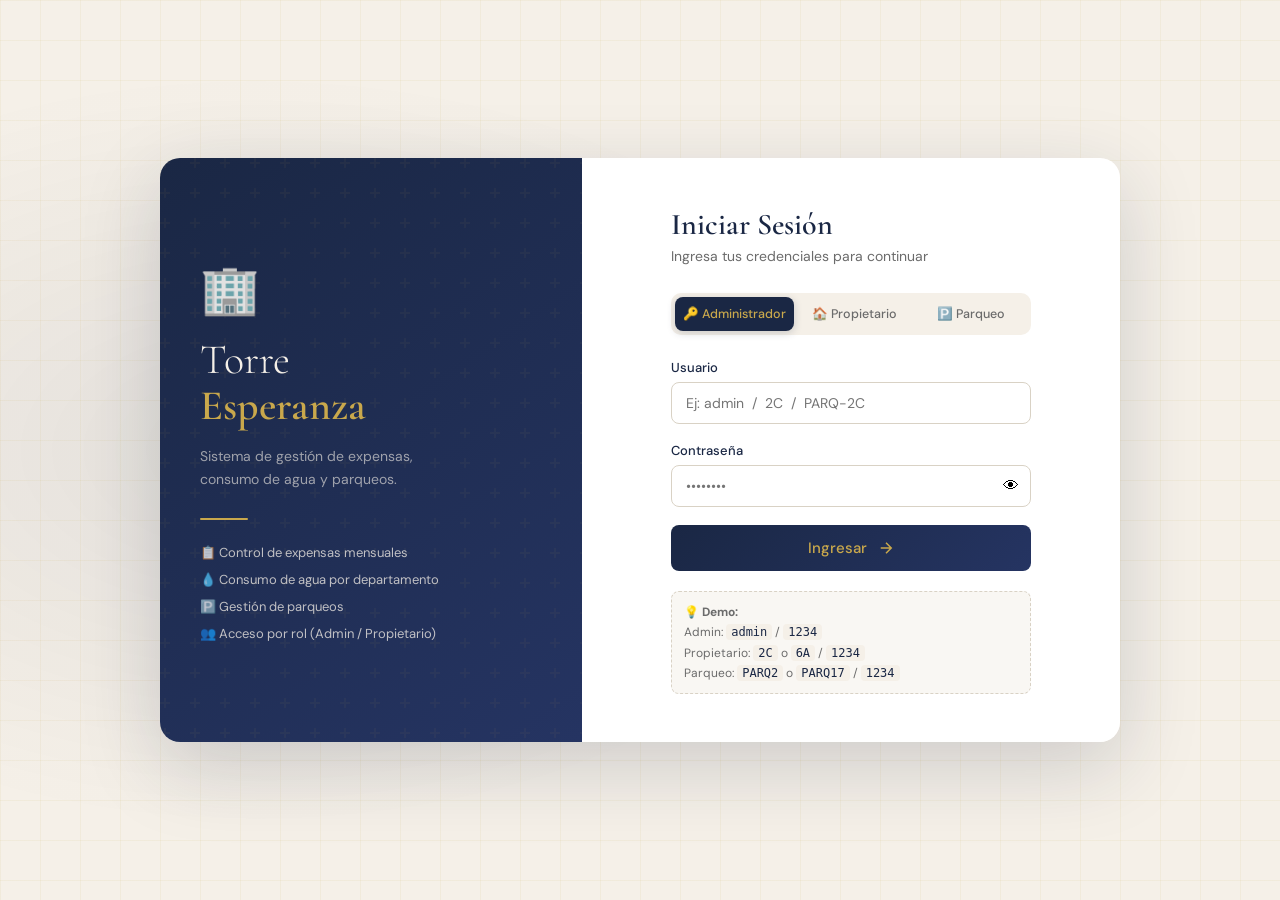
<file: index.html>
<!DOCTYPE html>
<html lang="es">
<head>
  <meta charset="UTF-8" />
  <meta name="viewport" content="width=device-width, initial-scale=1.0"/>
  <title>Torre Esperanza – Acceso</title>
  <link rel="preconnect" href="https://fonts.googleapis.com">
  <link href="https://fonts.googleapis.com/css2?family=Cormorant+Garamond:wght@300;400;600&family=DM+Sans:wght@300;400;500&display=swap" rel="stylesheet">
  <link rel="stylesheet" href="css/style.css"/>
</head>
<body class="login-page">

  <!-- Fondo decorativo -->
  <div class="bg-grid"></div>
  <div class="bg-glow"></div>

  <main class="login-container">

    <!-- Panel izquierdo: identidad -->
    <section class="login-brand">
      <div class="brand-inner">
        <div class="brand-icon">🏢</div>
        <h1 class="brand-title">Torre<br><span>Esperanza</span></h1>
        <p class="brand-tagline">Sistema de gestión de expensas,<br>consumo de agua y parqueos.</p>
        <div class="brand-divider"></div>
        <ul class="brand-features">
          <li>📋 Control de expensas mensuales</li>
          <li>💧 Consumo de agua por departamento</li>
          <li>🅿️ Gestión de parqueos</li>
          <li>👥 Acceso por rol (Admin / Propietario)</li>
        </ul>
      </div>
    </section>

    <!-- Panel derecho: formulario -->
    <section class="login-form-panel">
      <div class="login-card">

        <h2 class="form-title">Iniciar Sesión</h2>
        <p class="form-subtitle">Ingresa tus credenciales para continuar</p>

        <!-- Selector de rol -->
        <div class="role-selector" style="flex-wrap:wrap;">
          <button class="role-btn active" data-role="admin" onclick="selectRole('admin', this)">
            🔑 Administrador
          </button>
          <button class="role-btn" data-role="propietario" onclick="selectRole('propietario', this)">
            🏠 Propietario
          </button>
          <button class="role-btn" data-role="inquilino_parqueo" onclick="selectRole('inquilino_parqueo', this)">
            🅿️ Parqueo
          </button>
        </div>

        <div id="msg-error" class="mensaje error hidden"></div>
        <div id="msg-ok" class="mensaje ok hidden"></div>

        <div class="form-group">
          <label for="usuario">Usuario</label>
          <input type="text" id="usuario" placeholder="Ej: admin  /  2C  /  PARQ-2C" autocomplete="off"/>
        </div>

        <div class="form-group">
          <label for="password">Contraseña</label>
          <div class="password-wrap">
            <input type="password" id="password" placeholder="••••••••"/>
            <button type="button" class="toggle-pass" onclick="togglePass()">👁</button>
          </div>
        </div>

        <button class="btn-login" onclick="iniciarSesion()">
          <span>Ingresar</span>
          <svg width="18" height="18" viewBox="0 0 24 24" fill="none" stroke="currentColor" stroke-width="2"><path d="M5 12h14M12 5l7 7-7 7"/></svg>
        </button>

        <p class="demo-hint">
          💡 <strong>Demo:</strong><br>
          Admin: <code>admin</code> / <code>1234</code><br>
          Propietario: <code>2C</code> o <code>6A</code> / <code>1234</code><br>
          Parqueo: <code>PARQ2</code> o <code>PARQ17</code> / <code>1234</code>
        </p>

      </div>
    </section>

  </main>

  <script src="js/auth.js"></script>
</body>
</html>
</file>
<file: css/style.css>
/* ============================================================
   TORRE ESPERANZA — CSS Global
   Paleta: Crema / Dorado / Azul profundo / Rojo acento
   ============================================================ */

:root {
  --cream:     #F5F0E8;
  --gold:      #C9A84C;
  --gold-lt:   #E8C96A;
  --navy:      #1A2744;
  --navy-lt:   #253462;
  --red:       #C0392B;
  --red-lt:    #E74C3C;
  --green:     #27AE60;
  --text:      #2C2C2C;
  --text-muted:#6B6B6B;
  --border:    #D9D2C5;
  --white:     #FFFFFF;
  --shadow:    0 8px 32px rgba(26,39,68,.12);
  --radius:    12px;
  --font-display: 'Cormorant Garamond', Georgia, serif;
  --font-body:    'DM Sans', sans-serif;
}

*, *::before, *::after { box-sizing: border-box; margin: 0; padding: 0; }

body {
  font-family: var(--font-body);
  color: var(--text);
  background: var(--cream);
  min-height: 100vh;
}

a { color: var(--gold); text-decoration: none; }
a:hover { text-decoration: underline; }

/* ── UTILIDADES ── */
.hidden { display: none !important; }

/* ============================================================
   LOGIN PAGE
   ============================================================ */
.login-page {
  display: flex;
  align-items: center;
  justify-content: center;
  min-height: 100vh;
  position: relative;
  overflow: hidden;
}

.bg-grid {
  position: fixed; inset: 0;
  background-image:
    linear-gradient(rgba(201,168,76,.08) 1px, transparent 1px),
    linear-gradient(90deg, rgba(201,168,76,.08) 1px, transparent 1px);
  background-size: 40px 40px;
  pointer-events: none;
}
.bg-glow {
  position: fixed; inset: 0;
  background: radial-gradient(ellipse 70% 60% at 20% 50%, rgba(26,39,68,.08) 0%, transparent 70%);
  pointer-events: none;
}

.login-container {
  display: flex;
  width: 92%;
  max-width: 960px;
  min-height: 580px;
  border-radius: 20px;
  overflow: hidden;
  box-shadow: 0 24px 80px rgba(26,39,68,.18);
  position: relative;
  z-index: 1;
}

/* ─ Panel izquierdo ─ */
.login-brand {
  background: linear-gradient(145deg, var(--navy) 0%, var(--navy-lt) 100%);
  width: 44%;
  padding: 48px 40px;
  display: flex;
  align-items: center;
  position: relative;
  overflow: hidden;
}
.login-brand::before {
  content: '';
  position: absolute; inset: 0;
  background: url("data:image/svg+xml,%3Csvg width='60' height='60' viewBox='0 0 60 60' xmlns='http://www.w3.org/2000/svg'%3E%3Cg fill='none' fill-rule='evenodd'%3E%3Cg fill='%23C9A84C' fill-opacity='0.05'%3E%3Cpath d='M36 34v-4h-2v4h-4v2h4v4h2v-4h4v-2h-4zm0-30V0h-2v4h-4v2h4v4h2V6h4V4h-4zM6 34v-4H4v4H0v2h4v4h2v-4h4v-2H6zM6 4V0H4v4H0v2h4v4h2V6h4V4H6z'/%3E%3C/g%3E%3C/g%3E%3C/svg%3E");
}
.brand-inner { position: relative; z-index: 1; }

.brand-icon { font-size: 48px; margin-bottom: 16px; }

.brand-title {
  font-family: var(--font-display);
  font-size: 42px;
  font-weight: 300;
  color: var(--cream);
  line-height: 1.1;
  margin-bottom: 16px;
}
.brand-title span {
  color: var(--gold);
  font-weight: 600;
}

.brand-tagline {
  color: rgba(245,240,232,.6);
  font-size: 14px;
  line-height: 1.6;
  margin-bottom: 28px;
}

.brand-divider {
  width: 48px; height: 2px;
  background: var(--gold);
  margin-bottom: 24px;
  border-radius: 2px;
}

.brand-features {
  list-style: none;
  display: flex;
  flex-direction: column;
  gap: 10px;
}
.brand-features li {
  color: rgba(245,240,232,.75);
  font-size: 13px;
  display: flex;
  align-items: center;
  gap: 8px;
}

/* ─ Panel derecho ─ */
.login-form-panel {
  background: var(--white);
  flex: 1;
  display: flex;
  align-items: center;
  justify-content: center;
  padding: 48px 40px;
}

.login-card { width: 100%; max-width: 360px; }

.form-title {
  font-family: var(--font-display);
  font-size: 30px;
  font-weight: 600;
  color: var(--navy);
  margin-bottom: 4px;
}
.form-subtitle {
  color: var(--text-muted);
  font-size: 14px;
  margin-bottom: 28px;
}

/* Selector de rol */
.role-selector {
  display: flex;
  background: var(--cream);
  border-radius: 10px;
  padding: 4px;
  margin-bottom: 24px;
  gap: 4px;
}
.role-btn {
  flex: 1;
  padding: 9px 8px;
  border: none;
  background: transparent;
  border-radius: 8px;
  font-family: var(--font-body);
  font-size: 12.5px;
  font-weight: 500;
  color: var(--text-muted);
  cursor: pointer;
  transition: all .2s;
  white-space: nowrap;
}
.role-btn.active {
  background: var(--navy);
  color: var(--gold);
  box-shadow: 0 2px 8px rgba(26,39,68,.2);
}

/* Mensajes */
.mensaje {
  padding: 11px 14px;
  border-radius: 8px;
  font-size: 13px;
  margin-bottom: 16px;
}
.mensaje.error { background: #fdf0ef; color: var(--red); border: 1px solid #f5c6c2; }
.mensaje.ok    { background: #edf7f1; color: var(--green); border: 1px solid #b7e4c7; }

/* Inputs */
.form-group { margin-bottom: 18px; }
.form-group label {
  display: block;
  font-size: 13px;
  font-weight: 500;
  color: var(--navy);
  margin-bottom: 6px;
}
.form-group input {
  width: 100%;
  padding: 11px 14px;
  border: 1.5px solid var(--border);
  border-radius: 8px;
  font-family: var(--font-body);
  font-size: 14px;
  color: var(--text);
  background: var(--white);
  transition: border-color .2s;
  outline: none;
}
.form-group input:focus { border-color: var(--gold); }

.password-wrap { position: relative; }
.password-wrap input { padding-right: 42px; }
.toggle-pass {
  position: absolute; right: 12px; top: 50%;
  transform: translateY(-50%);
  background: none; border: none; cursor: pointer;
  font-size: 16px; line-height: 1;
}

/* Botón login */
.btn-login {
  width: 100%;
  padding: 13px 20px;
  background: linear-gradient(135deg, var(--navy) 0%, var(--navy-lt) 100%);
  color: var(--gold);
  border: none;
  border-radius: 8px;
  font-family: var(--font-body);
  font-size: 15px;
  font-weight: 500;
  cursor: pointer;
  display: flex;
  align-items: center;
  justify-content: center;
  gap: 10px;
  transition: transform .15s, box-shadow .15s;
  margin-bottom: 20px;
}
.btn-login:hover {
  transform: translateY(-1px);
  box-shadow: 0 6px 20px rgba(26,39,68,.25);
}
.btn-login:active { transform: translateY(0); }

.demo-hint {
  font-size: 12px;
  color: var(--text-muted);
  background: #f9f7f3;
  border: 1px dashed var(--border);
  border-radius: 8px;
  padding: 10px 12px;
  line-height: 1.7;
}
.demo-hint code {
  background: var(--cream);
  padding: 1px 5px;
  border-radius: 4px;
  color: var(--navy);
  font-size: 12px;
}

/* ============================================================
   LAYOUT GENERAL DE DASHBOARD
   ============================================================ */
.app-layout {
  display: flex;
  min-height: 100vh;
}

/* ─ Sidebar ─ */
.sidebar {
  width: 240px;
  background: var(--navy);
  display: flex;
  flex-direction: column;
  flex-shrink: 0;
  position: fixed;
  top: 0; left: 0; bottom: 0;
  z-index: 100;
}

.sidebar-logo {
  padding: 28px 24px 20px;
  border-bottom: 1px solid rgba(255,255,255,.08);
}
.sidebar-logo .logo-icon { font-size: 28px; margin-bottom: 6px; }
.sidebar-logo h2 {
  font-family: var(--font-display);
  font-size: 20px;
  font-weight: 600;
  color: var(--cream);
  line-height: 1.1;
}
.sidebar-logo h2 span { color: var(--gold); }
.sidebar-logo p { font-size: 11px; color: rgba(245,240,232,.4); margin-top: 3px; }

.sidebar-nav {
  flex: 1;
  padding: 16px 12px;
  display: flex;
  flex-direction: column;
  gap: 2px;
}

.nav-section-label {
  font-size: 10px;
  font-weight: 500;
  text-transform: uppercase;
  letter-spacing: .08em;
  color: rgba(245,240,232,.3);
  padding: 12px 12px 6px;
}

.nav-item {
  display: flex;
  align-items: center;
  gap: 10px;
  padding: 10px 12px;
  border-radius: 8px;
  color: rgba(245,240,232,.65);
  font-size: 14px;
  cursor: pointer;
  transition: all .18s;
  border: none;
  background: none;
  width: 100%;
  text-align: left;
  text-decoration: none;
}
.nav-item:hover { background: rgba(255,255,255,.07); color: var(--cream); }
.nav-item.active { background: rgba(201,168,76,.18); color: var(--gold); font-weight: 500; }
.nav-item .nav-icon { font-size: 16px; width: 20px; text-align: center; }

.sidebar-footer {
  padding: 16px 12px;
  border-top: 1px solid rgba(255,255,255,.08);
}
.user-badge {
  display: flex;
  align-items: center;
  gap: 10px;
  padding: 10px 12px;
  border-radius: 8px;
  background: rgba(255,255,255,.05);
  margin-bottom: 8px;
}
.user-avatar {
  width: 32px; height: 32px;
  border-radius: 50%;
  background: var(--gold);
  color: var(--navy);
  display: flex; align-items: center; justify-content: center;
  font-size: 14px; font-weight: 700;
}
.user-info p { font-size: 13px; color: var(--cream); font-weight: 500; }
.user-info small { font-size: 11px; color: rgba(245,240,232,.4); }

.btn-logout {
  width: 100%;
  padding: 9px;
  background: rgba(192,57,43,.15);
  color: #e88;
  border: none;
  border-radius: 8px;
  font-family: var(--font-body);
  font-size: 13px;
  cursor: pointer;
  transition: background .2s;
}
.btn-logout:hover { background: rgba(192,57,43,.3); }

/* ─ Contenido principal ─ */
.main-content {
  margin-left: 240px;
  flex: 1;
  padding: 32px;
  min-height: 100vh;
  background: var(--cream);
}

.page-header {
  margin-bottom: 28px;
}
.page-header h1 {
  font-family: var(--font-display);
  font-size: 32px;
  font-weight: 600;
  color: var(--navy);
  line-height: 1.1;
}
.page-header p { color: var(--text-muted); font-size: 14px; margin-top: 4px; }

/* ─ Cards estadísticas ─ */
.stats-grid {
  display: grid;
  grid-template-columns: repeat(auto-fill, minmax(200px, 1fr));
  gap: 16px;
  margin-bottom: 28px;
}

.stat-card {
  background: var(--white);
  border-radius: var(--radius);
  padding: 22px 20px;
  box-shadow: var(--shadow);
  border-left: 4px solid var(--gold);
  transition: transform .2s;
}
.stat-card:hover { transform: translateY(-2px); }
.stat-card.red   { border-left-color: var(--red); }
.stat-card.green { border-left-color: var(--green); }
.stat-card.navy  { border-left-color: var(--navy); }

.stat-icon { font-size: 24px; margin-bottom: 10px; }
.stat-label { font-size: 12px; color: var(--text-muted); text-transform: uppercase; letter-spacing: .04em; }
.stat-value { font-family: var(--font-display); font-size: 28px; font-weight: 600; color: var(--navy); line-height: 1.1; margin-top: 2px; }
.stat-sub { font-size: 12px; color: var(--text-muted); margin-top: 4px; }

/* ─ Panel card genérico ─ */
.panel {
  background: var(--white);
  border-radius: var(--radius);
  box-shadow: var(--shadow);
  overflow: hidden;
  margin-bottom: 24px;
}
.panel-header {
  padding: 18px 24px;
  border-bottom: 1px solid var(--border);
  display: flex;
  align-items: center;
  justify-content: space-between;
  flex-wrap: wrap;
  gap: 12px;
}
.panel-header h3 {
  font-family: var(--font-display);
  font-size: 20px;
  font-weight: 600;
  color: var(--navy);
}
.panel-body { padding: 24px; }

/* ─ Tabla ─ */
.table-wrap { overflow-x: auto; }
table {
  width: 100%;
  border-collapse: collapse;
  font-size: 13.5px;
}
thead th {
  background: var(--navy);
  color: var(--gold);
  padding: 10px 14px;
  text-align: left;
  font-weight: 500;
  font-size: 12px;
  text-transform: uppercase;
  letter-spacing: .04em;
  white-space: nowrap;
}
tbody tr { border-bottom: 1px solid var(--border); transition: background .15s; }
tbody tr:hover { background: #faf8f3; }
tbody td { padding: 10px 14px; color: var(--text); }
tbody td.monto { font-family: var(--font-display); font-size: 15px; font-weight: 600; }
tbody td.pendiente { color: var(--red); font-weight: 600; }
tbody td.pagado   { color: var(--green); font-weight: 600; }

/* ─ Badges ─ */
.badge {
  display: inline-block;
  padding: 3px 9px;
  border-radius: 20px;
  font-size: 11px;
  font-weight: 500;
}
.badge-green { background: #edf7f1; color: var(--green); }
.badge-red   { background: #fdf0ef; color: var(--red); }
.badge-gold  { background: #fdf8ec; color: #9a7020; }
.badge-navy  { background: #edf0f7; color: var(--navy); }

/* ─ Botones ─ */
.btn {
  padding: 9px 18px;
  border-radius: 8px;
  border: none;
  font-family: var(--font-body);
  font-size: 13px;
  font-weight: 500;
  cursor: pointer;
  transition: all .18s;
  display: inline-flex;
  align-items: center;
  gap: 7px;
}
.btn-primary { background: var(--navy); color: var(--gold); }
.btn-primary:hover { background: var(--navy-lt); }
.btn-danger  { background: var(--red); color: #fff; }
.btn-danger:hover { background: var(--red-lt); }
.btn-outline { background: transparent; color: var(--navy); border: 1.5px solid var(--border); }
.btn-outline:hover { border-color: var(--navy); }
.btn-sm { padding: 5px 11px; font-size: 12px; }

/* ─ Grid 2 columnas ─ */
.grid-2 { display: grid; grid-template-columns: 1fr 1fr; gap: 20px; }
@media (max-width: 768px) { .grid-2 { grid-template-columns: 1fr; } }

/* ─ Form en panel ─ */
.form-row { display: grid; grid-template-columns: 1fr 1fr; gap: 16px; margin-bottom: 16px; }
.form-row.full { grid-template-columns: 1fr; }
.form-field label { display: block; font-size: 13px; font-weight: 500; color: var(--navy); margin-bottom: 5px; }
.form-field input,
.form-field select,
.form-field textarea {
  width: 100%;
  padding: 9px 12px;
  border: 1.5px solid var(--border);
  border-radius: 7px;
  font-family: var(--font-body);
  font-size: 13.5px;
  color: var(--text);
  background: var(--white);
  outline: none;
  transition: border-color .2s;
}
.form-field input:focus,
.form-field select:focus { border-color: var(--gold); }

/* ─ Meses tab ─ */
.month-tabs {
  display: flex;
  gap: 6px;
  flex-wrap: wrap;
  margin-bottom: 20px;
}
.month-tab {
  padding: 6px 14px;
  border-radius: 20px;
  border: 1.5px solid var(--border);
  font-size: 12px;
  cursor: pointer;
  background: var(--white);
  color: var(--text-muted);
  transition: all .18s;
}
.month-tab.active {
  background: var(--navy);
  border-color: var(--navy);
  color: var(--gold);
}

/* ─ Scrollbar ─ */
::-webkit-scrollbar { width: 6px; height: 6px; }
::-webkit-scrollbar-track { background: transparent; }
::-webkit-scrollbar-thumb { background: var(--border); border-radius: 3px; }

/* ─ Responsive ─ */
@media (max-width: 860px) {
  .login-brand { display: none; }
  .login-container { max-width: 440px; }
  .sidebar { transform: translateX(-100%); }
  .main-content { margin-left: 0; padding: 20px 16px; }
}
</file>
